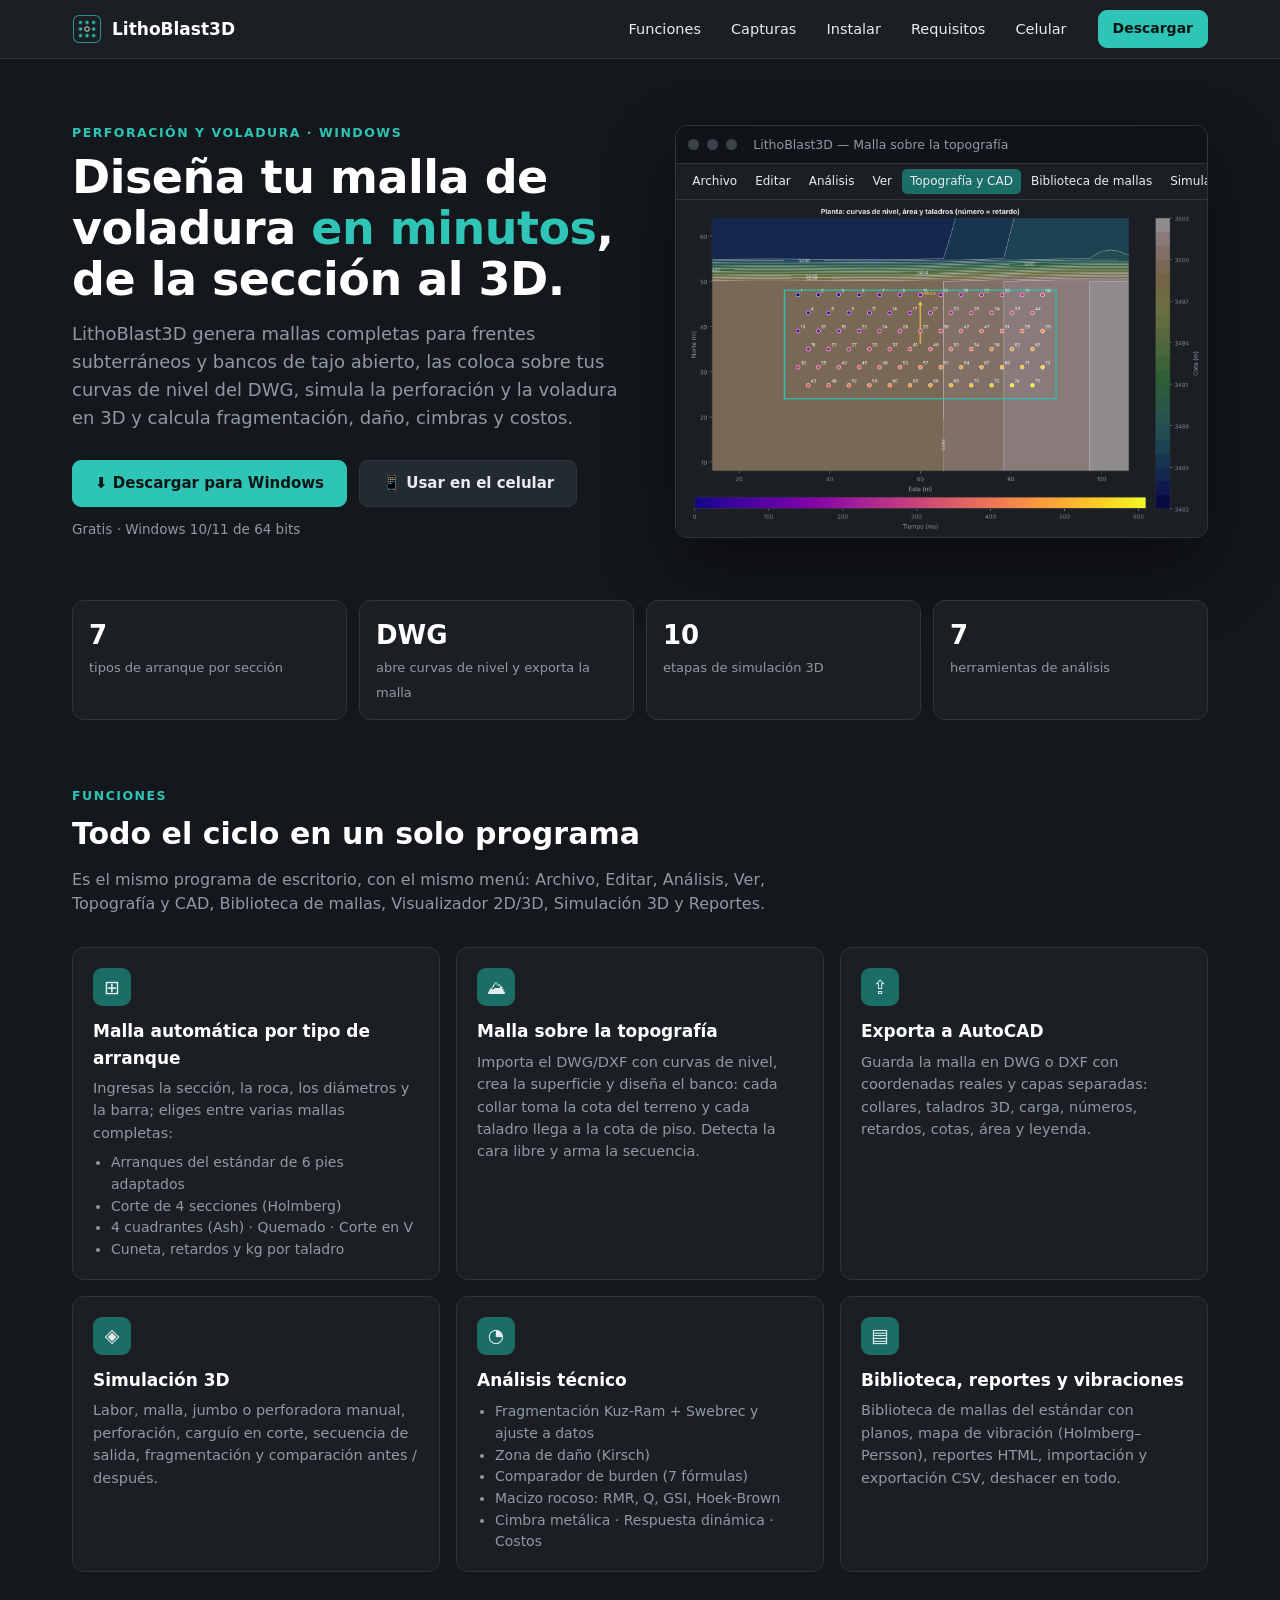
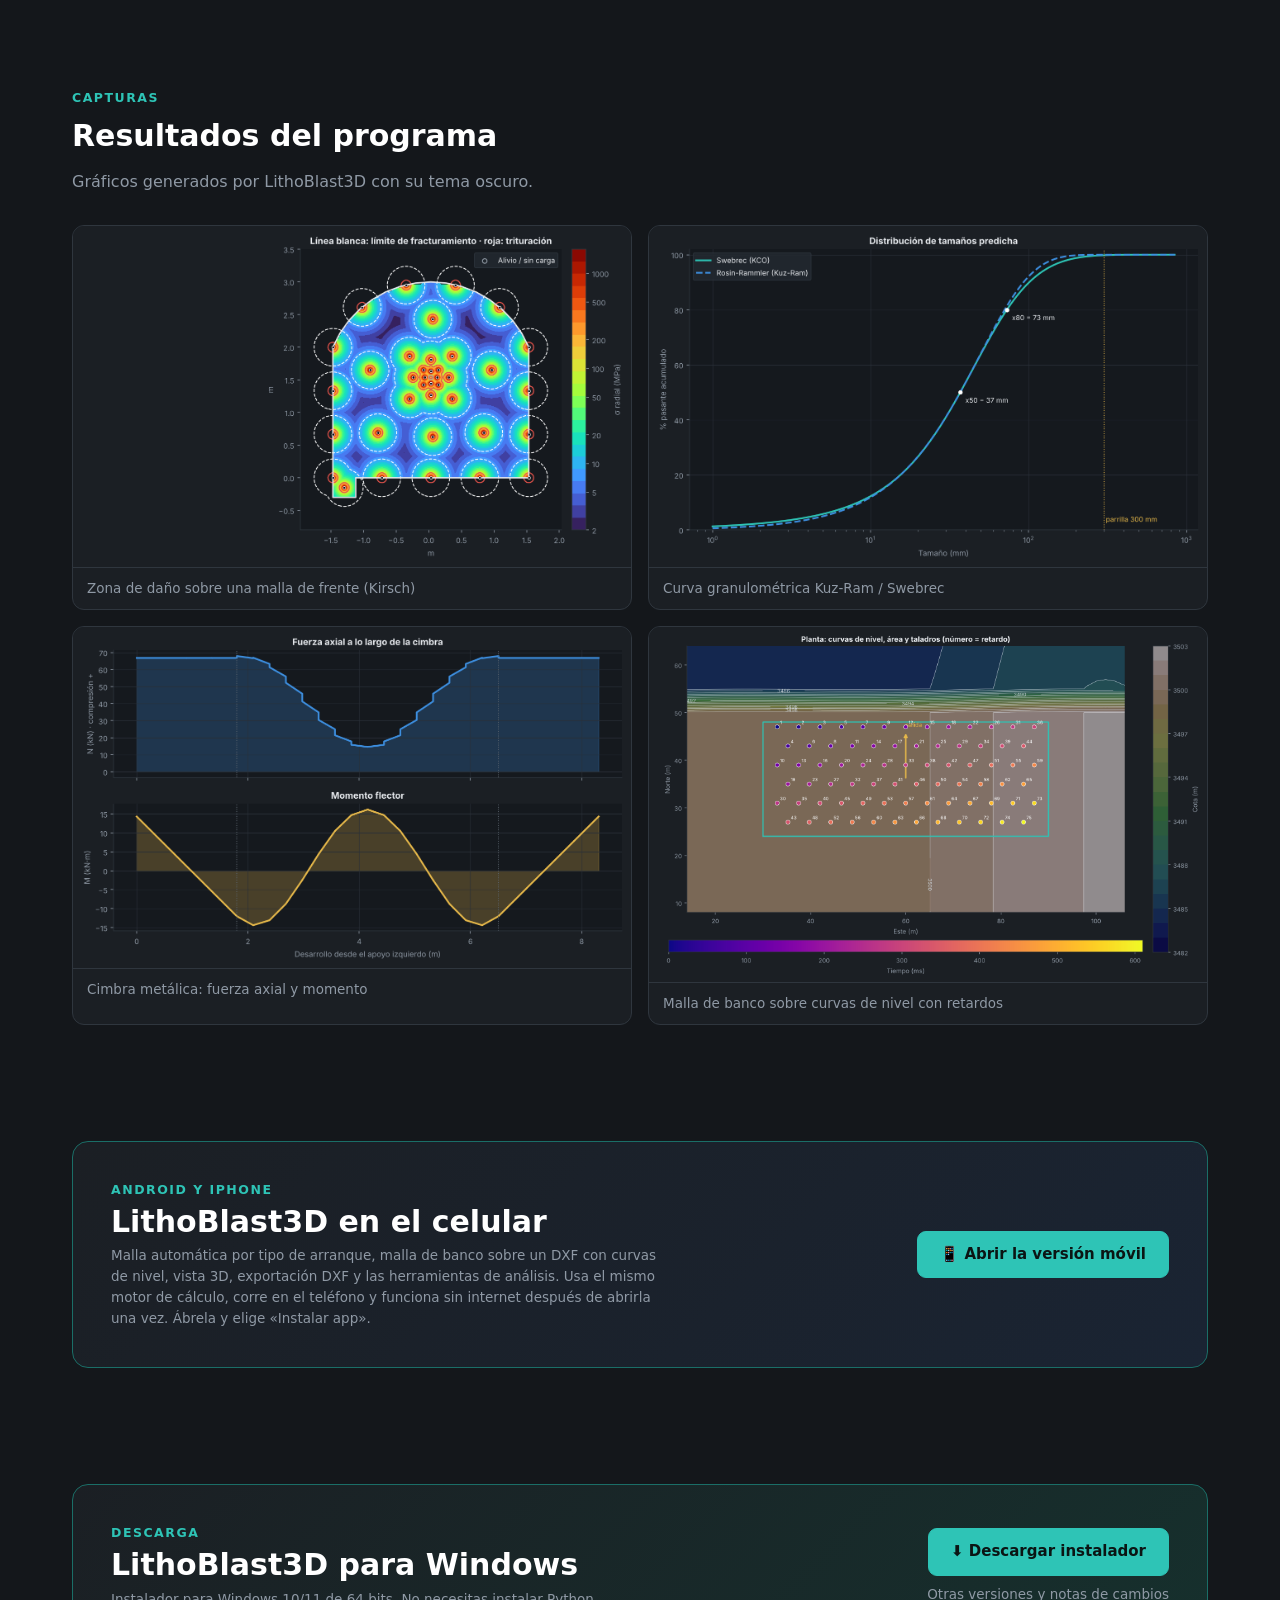
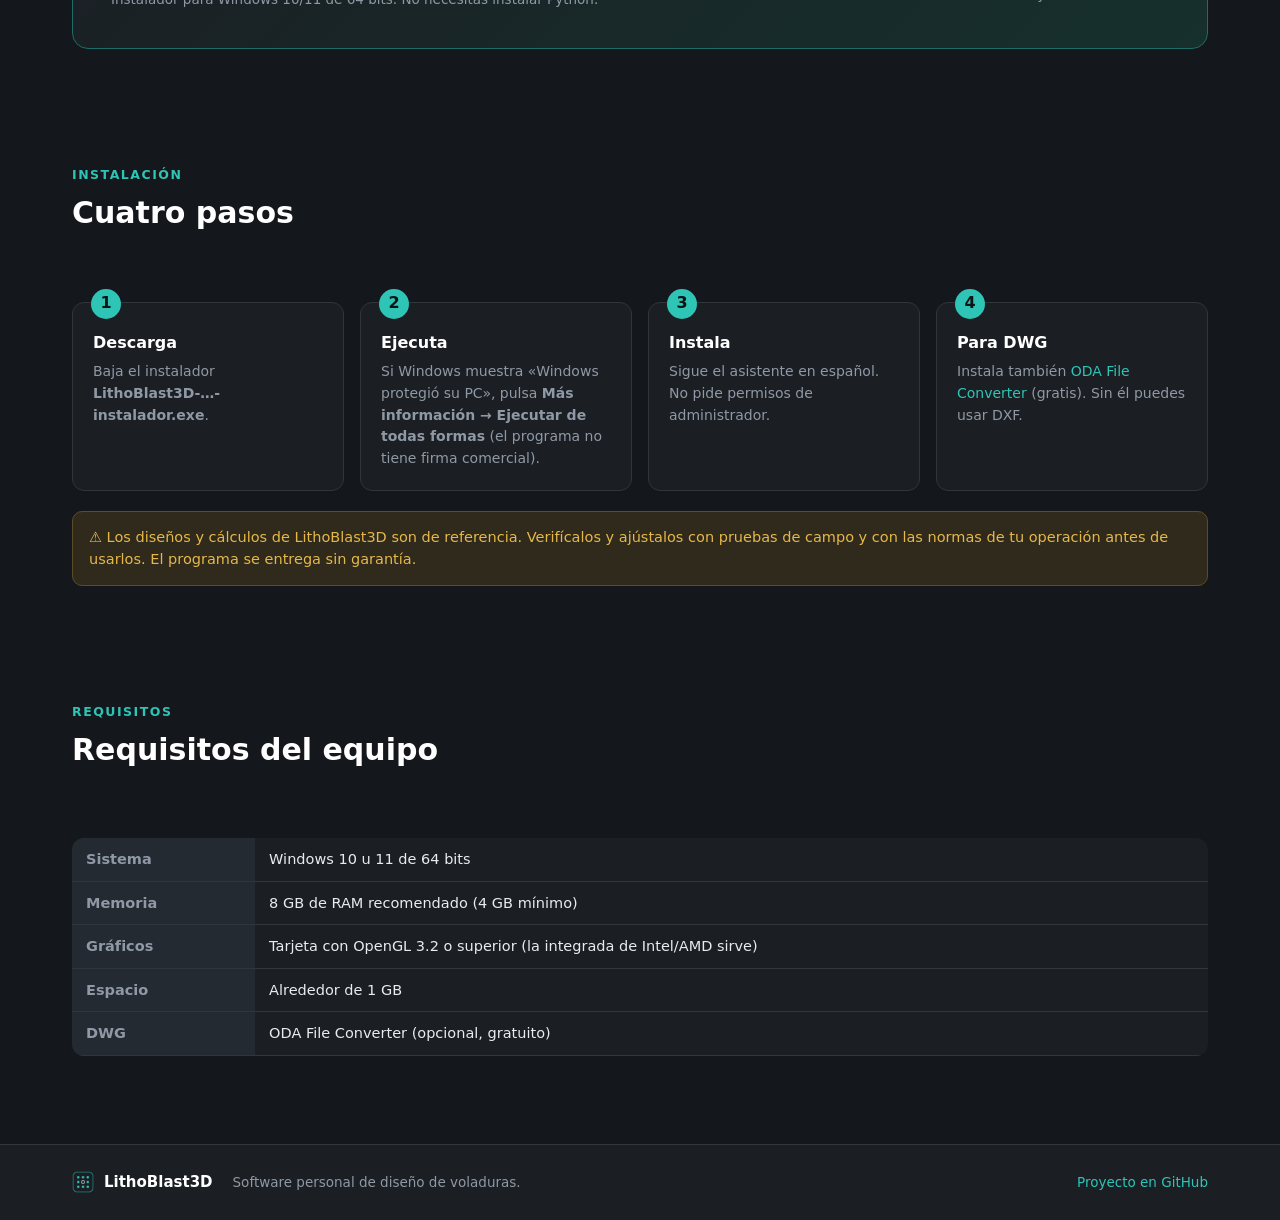
<file: index.html>
<!DOCTYPE html>
<html lang="es">
<head>
<meta charset="utf-8">
<meta name="viewport" content="width=device-width, initial-scale=1">
<title>LithoBlast3D — Diseño y simulación de voladuras</title>
<meta name="description" content="Software gratuito para diseñar mallas de perforación y voladura en minería subterránea y tajo abierto: tipos de arranque, curvas de nivel DWG, simulación 3D, fragmentación, costos.">
<link rel="icon" href="img/favicon.png">
<style>
  /* Mismos colores del programa (app/ui/tema.py) */
  :root{
    --fondo:#14171b; --panel:#1b1f24; --panel-alto:#242a31; --borde:#2f363e;
    --texto:#e8ebef; --sec:#8f99a5; --acento:#2ec4b6; --acento-osc:#1a6e67; --azul:#3d8fe0; --aviso:#e6b84a;
  }
  *{box-sizing:border-box;margin:0;padding:0}
  html{scroll-behavior:smooth}
  body{background:var(--fondo);color:var(--texto);font-family:"Segoe UI",Inter,Roboto,system-ui,sans-serif;
       font-size:16px;line-height:1.55}
  a{color:var(--acento);text-decoration:none}
  .cont{max-width:1180px;margin:0 auto;padding:0 22px}

  /* Barra superior = barra de menús del programa */
  header{position:sticky;top:0;z-index:10;background:var(--panel);border-bottom:1px solid var(--borde)}
  .barra{display:flex;align-items:center;gap:18px;height:58px}
  .marca{display:flex;align-items:center;gap:10px;font-weight:700;font-size:17px;color:#fff}
  .marca img{width:30px;height:30px}
  nav{display:flex;gap:4px;margin-left:auto}
  nav a{color:var(--texto);padding:7px 13px;border-radius:7px;font-size:14.5px}
  nav a:hover{background:var(--panel-alto)}
  .btn{display:inline-flex;align-items:center;gap:9px;border-radius:9px;padding:11px 22px;font-weight:600;
       border:1px solid var(--borde);background:var(--panel-alto);color:var(--texto);cursor:pointer;font-size:15px}
  .btn:hover{border-color:var(--acento)}
  .btn.prim{background:var(--acento);border-color:var(--acento);color:#0b1514}
  .btn.prim:hover{background:#3ad6c7}
  .btn.peq{padding:7px 14px;font-size:14px}

  /* Portada */
  .portada{padding:64px 0 34px;display:grid;grid-template-columns:1.05fr 1fr;gap:44px;align-items:center}
  .etiqueta{color:var(--acento);font-size:12.5px;font-weight:700;letter-spacing:1.5px;text-transform:uppercase}
  h1{font-size:46px;line-height:1.1;margin:10px 0 16px;color:#fff;letter-spacing:-.5px}
  h1 span{color:var(--acento)}
  .lead{color:var(--sec);font-size:18px;max-width:560px}
  .acciones{display:flex;gap:12px;margin:28px 0 12px;flex-wrap:wrap}
  .nota{color:var(--sec);font-size:13.5px}

  /* Ventana tipo programa */
  .ventana{background:var(--panel);border:1px solid var(--borde);border-radius:12px;overflow:hidden;
           box-shadow:0 30px 70px rgba(0,0,0,.45)}
  .ventana .tit{display:flex;align-items:center;gap:8px;padding:9px 12px;background:#101317;
                border-bottom:1px solid var(--borde);font-size:12.5px;color:var(--sec)}
  .ventana .tit i{width:11px;height:11px;border-radius:50%;background:#3a424c;display:inline-block}
  .menus{display:flex;gap:2px;padding:5px 8px;font-size:12px;color:var(--texto);border-bottom:1px solid var(--borde);
         white-space:nowrap;overflow:hidden}
  .menus span{padding:3px 8px;border-radius:5px}
  .menus span.on{background:var(--acento-osc)}
  .ventana img{display:block;width:100%}

  /* Indicadores (como las tarjetas KPI del programa) */
  .kpis{display:grid;grid-template-columns:repeat(4,1fr);gap:12px;margin:26px 0 8px}
  .kpi{background:var(--panel);border:1px solid var(--borde);border-radius:12px;padding:14px 16px}
  .kpi b{display:block;font-size:26px;color:#fff}
  .kpi small{color:var(--sec);font-size:13px}

  section{padding:58px 0}
  h2{font-size:30px;color:#fff;margin:6px 0 10px}
  .sub{color:var(--sec);max-width:720px;margin-bottom:30px}
  .grid{display:grid;grid-template-columns:repeat(3,1fr);gap:16px}
  .tarjeta{background:var(--panel);border:1px solid var(--borde);border-radius:12px;padding:20px 20px 18px;
           transition:border-color .15s, transform .15s}
  .tarjeta:hover{border-color:var(--acento);transform:translateY(-2px)}
  .tarjeta .ico{width:38px;height:38px;border-radius:9px;background:var(--acento-osc);display:grid;place-items:center;
                font-size:19px;margin-bottom:12px}
  .tarjeta h3{font-size:17px;color:#fff;margin-bottom:6px}
  .tarjeta p{color:var(--sec);font-size:14.5px}
  .tarjeta ul{color:var(--sec);font-size:14px;margin:8px 0 0 18px}

  .galeria{display:grid;grid-template-columns:1fr 1fr;gap:16px}
  figure{background:var(--panel);border:1px solid var(--borde);border-radius:12px;overflow:hidden}
  figure img{width:100%;display:block}
  figcaption{padding:10px 14px;color:var(--sec);font-size:13.5px;border-top:1px solid var(--borde)}

  .pasos{counter-reset:p;display:grid;grid-template-columns:repeat(4,1fr);gap:16px}
  .paso{background:var(--panel);border:1px solid var(--borde);border-radius:12px;padding:20px;position:relative}
  .paso::before{counter-increment:p;content:counter(p);position:absolute;top:-14px;left:18px;width:30px;height:30px;
                border-radius:50%;background:var(--acento);color:#0b1514;font-weight:700;display:grid;place-items:center}
  .paso h3{font-size:16px;color:#fff;margin:8px 0 6px}
  .paso p{color:var(--sec);font-size:14px}
  .aviso{background:#2f2a1c;border:1px solid #5c4d24;color:var(--aviso);border-radius:10px;padding:14px 16px;
         font-size:14.5px;margin-top:20px}
  .descarga{background:linear-gradient(135deg,#1b1f24,#16302d);border:1px solid var(--acento-osc);border-radius:16px;
            padding:38px;display:flex;align-items:center;gap:30px;flex-wrap:wrap}
  .descarga h2{margin:0}
  .descarga .der{margin-left:auto;display:flex;flex-direction:column;gap:8px;align-items:flex-end}
  table{width:100%;border-collapse:collapse;font-size:14.5px;background:var(--panel);border-radius:12px;overflow:hidden}
  th,td{text-align:left;padding:10px 14px;border-bottom:1px solid var(--borde)}
  th{background:var(--panel-alto);color:var(--sec);font-weight:600}
  footer{border-top:1px solid var(--borde);background:var(--panel);padding:26px 0;color:var(--sec);font-size:13.5px;margin-top:30px}
  @media (max-width:900px){
    .portada{grid-template-columns:1fr;padding-top:36px} h1{font-size:36px}
    .grid,.galeria{grid-template-columns:1fr}.pasos,.kpis{grid-template-columns:1fr 1fr} nav{display:none}
  }
</style>
</head>
<body>
<header>
  <div class="cont barra">
    <div class="marca"><img src="img/logo.png" alt="">LithoBlast3D</div>
    <nav>
      <a href="#funciones">Funciones</a><a href="#capturas">Capturas</a>
      <a href="#instalar">Instalar</a><a href="#requisitos">Requisitos</a><a href="app/">Celular</a>
    </nav>
    <a class="btn prim peq" href="#descargar">Descargar</a>
  </div>
</header>

<main class="cont">
  <div class="portada">
    <div>
      <div class="etiqueta">Perforación y voladura · Windows</div>
      <h1>Diseña tu malla de voladura <span>en minutos</span>, de la sección al 3D.</h1>
      <p class="lead">LithoBlast3D genera mallas completas para frentes subterráneos y bancos de tajo abierto,
        las coloca sobre tus curvas de nivel del DWG, simula la perforación y la voladura en 3D y calcula
        fragmentación, daño, cimbras y costos.</p>
      <div class="acciones">
        <a class="btn prim" id="btn-descarga" href="#descargar">⬇ Descargar para Windows</a>
        <a class="btn" href="app/">📱 Usar en el celular</a>
      </div>
      <div class="nota" id="version">Gratis · Windows 10/11 de 64 bits</div>
    </div>
    <div class="ventana">
      <div class="tit"><i></i><i></i><i></i>&nbsp; LithoBlast3D — Malla sobre la topografía</div>
      <div class="menus"><span>Archivo</span><span>Editar</span><span>Análisis</span><span>Ver</span>
        <span class="on">Topografía y CAD</span><span>Biblioteca de mallas</span><span>Simulación 3D</span><span>Reportes</span></div>
      <img src="img/malla_topografia.png" alt="Malla de perforación sobre curvas de nivel">
    </div>
  </div>

  <div class="kpis">
    <div class="kpi"><b>7</b><small>tipos de arranque por sección</small></div>
    <div class="kpi"><b>DWG</b><small>abre curvas de nivel y exporta la malla</small></div>
    <div class="kpi"><b>10</b><small>etapas de simulación 3D</small></div>
    <div class="kpi"><b>7</b><small>herramientas de análisis</small></div>
  </div>

  <section id="funciones">
    <div class="etiqueta">Funciones</div>
    <h2>Todo el ciclo en un solo programa</h2>
    <p class="sub">Es el mismo programa de escritorio, con el mismo menú: Archivo, Editar, Análisis, Ver, Topografía y CAD,
      Biblioteca de mallas, Visualizador 2D/3D, Simulación 3D y Reportes.</p>
    <div class="grid">
      <div class="tarjeta"><div class="ico">⊞</div><h3>Malla automática por tipo de arranque</h3>
        <p>Ingresas la sección, la roca, los diámetros y la barra; eliges entre varias mallas completas:</p>
        <ul><li>Arranques del estándar de 6 pies adaptados</li><li>Corte de 4 secciones (Holmberg)</li>
          <li>4 cuadrantes (Ash) · Quemado · Corte en V</li><li>Cuneta, retardos y kg por taladro</li></ul></div>
      <div class="tarjeta"><div class="ico">⛰</div><h3>Malla sobre la topografía</h3>
        <p>Importa el DWG/DXF con curvas de nivel, crea la superficie y diseña el banco: cada collar toma la cota del
          terreno y cada taladro llega a la cota de piso. Detecta la cara libre y arma la secuencia.</p></div>
      <div class="tarjeta"><div class="ico">⇪</div><h3>Exporta a AutoCAD</h3>
        <p>Guarda la malla en DWG o DXF con coordenadas reales y capas separadas: collares, taladros 3D, carga,
          números, retardos, cotas, área y leyenda.</p></div>
      <div class="tarjeta"><div class="ico">◈</div><h3>Simulación 3D</h3>
        <p>Labor, malla, jumbo o perforadora manual, perforación, carguío en corte, secuencia de salida,
          fragmentación y comparación antes / después.</p></div>
      <div class="tarjeta"><div class="ico">◔</div><h3>Análisis técnico</h3>
        <ul><li>Fragmentación Kuz-Ram + Swebrec y ajuste a datos</li><li>Zona de daño (Kirsch)</li>
          <li>Comparador de burden (7 fórmulas)</li><li>Macizo rocoso: RMR, Q, GSI, Hoek-Brown</li>
          <li>Cimbra metálica · Respuesta dinámica · Costos</li></ul></div>
      <div class="tarjeta"><div class="ico">▤</div><h3>Biblioteca, reportes y vibraciones</h3>
        <p>Biblioteca de mallas del estándar con planos, mapa de vibración (Holmberg–Persson), reportes HTML,
          importación y exportación CSV, deshacer en todo.</p></div>
    </div>
  </section>

  <section id="capturas">
    <div class="etiqueta">Capturas</div>
    <h2>Resultados del programa</h2>
    <p class="sub">Gráficos generados por LithoBlast3D con su tema oscuro.</p>
    <div class="galeria">
      <figure><img src="img/zona_danio.png" alt=""><figcaption>Zona de daño sobre una malla de frente (Kirsch)</figcaption></figure>
      <figure><img src="img/fragmentacion.png" alt=""><figcaption>Curva granulométrica Kuz-Ram / Swebrec</figcaption></figure>
      <figure><img src="img/cimbra.png" alt=""><figcaption>Cimbra metálica: fuerza axial y momento</figcaption></figure>
      <figure><img src="img/malla_topografia.png" alt=""><figcaption>Malla de banco sobre curvas de nivel con retardos</figcaption></figure>
    </div>
  </section>

  <section id="celular">
    <div class="descarga" style="background:linear-gradient(135deg,#1b1f24,#1a2433)">
      <div>
        <div class="etiqueta">Android y iPhone</div>
        <h2>LithoBlast3D en el celular</h2>
        <p class="nota" style="max-width:560px">Malla automática por tipo de arranque, malla de banco sobre un DXF con curvas
          de nivel, vista 3D, exportación DXF y las herramientas de análisis. Usa el mismo motor de cálculo, corre en el
          teléfono y funciona sin internet después de abrirla una vez. Ábrela y elige «Instalar app».</p>
      </div>
      <div class="der"><a class="btn prim" href="app/">📱 Abrir la versión móvil</a></div>
    </div>
  </section>

  <section id="descargar">
    <div class="descarga">
      <div>
        <div class="etiqueta">Descarga</div>
        <h2>LithoBlast3D para Windows</h2>
        <p class="nota" id="detalle">Instalador para Windows 10/11 de 64 bits. No necesitas instalar Python.</p>
      </div>
      <div class="der">
        <a class="btn prim" id="btn-descarga2" href="#">⬇ Descargar instalador</a>
        <a class="nota" id="otros" href="#">Otras versiones y notas de cambios</a>
      </div>
    </div>
  </section>

  <section id="instalar">
    <div class="etiqueta">Instalación</div>
    <h2>Cuatro pasos</h2>
    <p class="sub">&nbsp;</p>
    <div class="pasos">
      <div class="paso"><h3>Descarga</h3><p>Baja el instalador <b>LithoBlast3D-…-instalador.exe</b>.</p></div>
      <div class="paso"><h3>Ejecuta</h3><p>Si Windows muestra «Windows protegió su PC», pulsa <b>Más información → Ejecutar de todas formas</b>
        (el programa no tiene firma comercial).</p></div>
      <div class="paso"><h3>Instala</h3><p>Sigue el asistente en español. No pide permisos de administrador.</p></div>
      <div class="paso"><h3>Para DWG</h3><p>Instala también <a href="https://www.opendesign.com/guestfiles/oda_file_converter" target="_blank" rel="noopener">ODA File Converter</a>
        (gratis). Sin él puedes usar DXF.</p></div>
    </div>
    <div class="aviso">⚠ Los diseños y cálculos de LithoBlast3D son de referencia. Verifícalos y ajústalos con pruebas de campo
      y con las normas de tu operación antes de usarlos. El programa se entrega sin garantía.</div>
  </section>

  <section id="requisitos">
    <div class="etiqueta">Requisitos</div>
    <h2>Requisitos del equipo</h2>
    <p class="sub">&nbsp;</p>
    <table>
      <tr><th>Sistema</th><td>Windows 10 u 11 de 64 bits</td></tr>
      <tr><th>Memoria</th><td>8 GB de RAM recomendado (4 GB mínimo)</td></tr>
      <tr><th>Gráficos</th><td>Tarjeta con OpenGL 3.2 o superior (la integrada de Intel/AMD sirve)</td></tr>
      <tr><th>Espacio</th><td>Alrededor de 1 GB</td></tr>
      <tr><th>DWG</th><td>ODA File Converter (opcional, gratuito)</td></tr>
    </table>
  </section>
</main>

<footer>
  <div class="cont" style="display:flex;gap:20px;flex-wrap:wrap;align-items:center">
    <div class="marca" style="font-size:15px"><img src="img/logo.png" alt="" style="width:22px;height:22px">LithoBlast3D</div>
    <div>Software personal de diseño de voladuras.</div>
    <div style="margin-left:auto"><a id="repo" href="#">Proyecto en GitHub</a></div>
  </div>
</footer>

<script>
  // ▼▼ CAMBIA ESTO por tu usuario y repositorio de GitHub ▼▼
  const REPO_FIJO = "TU-USUARIO/barreno3d";   // solo se usa si la página no está en usuario.github.io/repositorio
  // En GitHub Pages el usuario y el repositorio salen de la dirección: no hay que editar nada.
  const REPO = location.hostname.endsWith(".github.io") && location.pathname.split("/")[1]
    ? `${location.hostname.split(".")[0]}/${location.pathname.split("/")[1]}` : REPO_FIJO;
  // ▲▲

  const pagina = `https://github.com/${REPO}/releases/latest`;
  for (const id of ["btn-descarga2", "otros"]) document.getElementById(id).href = pagina;
  document.getElementById("repo").href = `https://github.com/${REPO}`;
  document.getElementById("btn-descarga").href = "#descargar";

  // Lee la última versión publicada y enlaza el instalador directamente
  fetch(`https://api.github.com/repos/${REPO}/releases/latest`)
    .then(r => r.ok ? r.json() : Promise.reject())
    .then(rel => {
      const archivos = rel.assets || [];
      const inst = archivos.find(a => /instalador\.exe$/i.test(a.name)) ||
                   archivos.find(a => /\.exe$/i.test(a.name)) || archivos.find(a => /\.zip$/i.test(a.name));
      const ver = (rel.tag_name || "").replace(/^v/i, "");
      if (inst) {
        const mb = (inst.size / 1048576).toFixed(0);
        for (const id of ["btn-descarga", "btn-descarga2"]) {
          const b = document.getElementById(id);
          b.href = inst.browser_download_url;
          b.textContent = `⬇ Descargar v${ver} (${mb} MB)`;
        }
        document.getElementById("detalle").textContent =
          `Versión ${ver} · ${new Date(rel.published_at).toLocaleDateString("es-PE")} · ${inst.name}`;
      }
      document.getElementById("version").textContent = `Versión ${ver} · Gratis · Windows 10/11 de 64 bits`;
    })
    .catch(() => {});
</script>
</body>
</html>
</file>
